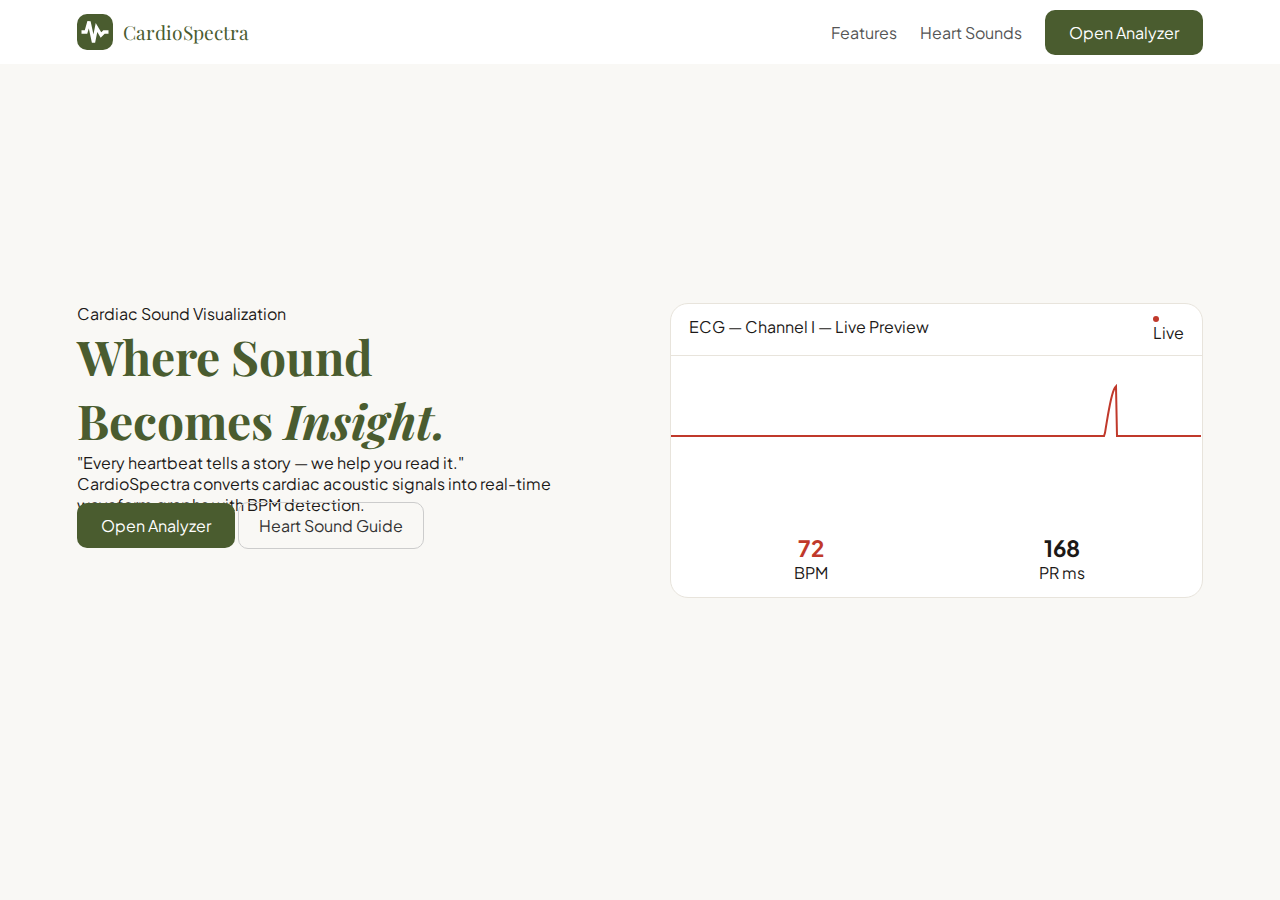
<file: index.html>
<!DOCTYPE html>
<html lang="en">
<head>
<meta charset="UTF-8"/>
<meta name="viewport" content="width=device-width, initial-scale=1.0"/>
<title>CardioSpectra — Where Sound Becomes Insight</title>

<link href="https://fonts.googleapis.com/css2?family=Playfair+Display:ital,wght@0,600;0,700;0,800;1,700&family=Plus+Jakarta+Sans:wght@300;400;500;600;700&display=swap" rel="stylesheet"/>
<link rel="stylesheet" href="style.css">
</head>
<body>

<nav>
  <div class="nav-brand">
    <div class="nav-mark">
      <svg viewBox="0 0 24 24" fill="none" stroke="#fff" stroke-width="2.2">
        <polyline points="3,12 6,12 8,5 11,19 13,9 16,14 18,12 21,12"/>
      </svg>
    </div>
    <span class="nav-name">CardioSpectra</span>
  </div>

  <div class="nav-right">
    <a href="#features" class="nav-link">Features</a>
    <a href="#sounds" class="nav-link">Heart Sounds</a>
    <a href="analyzer.html" class="btn-hero small-btn">Open Analyzer</a>
  </div>
</nav>

<section class="hero">
  <div class="hero-inner">
    <div class="hero-left">
      <div class="eyebrow"><div class="eyebrow-line"></div>Cardiac Sound Visualization</div>
      <h1>Where Sound<br>Becomes <span class="italic">Insight.</span></h1>
      <div class="hero-slogan">"Every heartbeat tells a story — we help you read it."</div>
      <p class="hero-desc">
        CardioSpectra converts cardiac acoustic signals into real-time waveform graphs with BPM detection.
      </p>
      <div class="hero-cta">
        <a href="analyzer.html" class="btn-hero">Open Analyzer</a>
        <a href="#sounds" class="btn-sec">Heart Sound Guide</a>
      </div>
    </div>

    <div class="hero-card">
      <div class="hcard-top">
        <span class="hcard-title">ECG — Channel I — Live Preview</span>
        <div class="live-badge"><div class="live-dot"></div>Live</div>
      </div>

      <canvas id="heroCanvas" height="160"></canvas>

      <div class="hcard-bottom">
        <div class="vital-col">
          <div class="v-num red" id="bpmDisp">72</div>
          <div class="v-key">BPM</div>
        </div>
        <div class="vital-col">
          <div class="v-num" id="prDisp">168</div>
          <div class="v-key">PR ms</div>
        </div>
      </div>
    </div>
  </div>
</section>

<script src="script.js"></script>
</body>
</html>
</file>
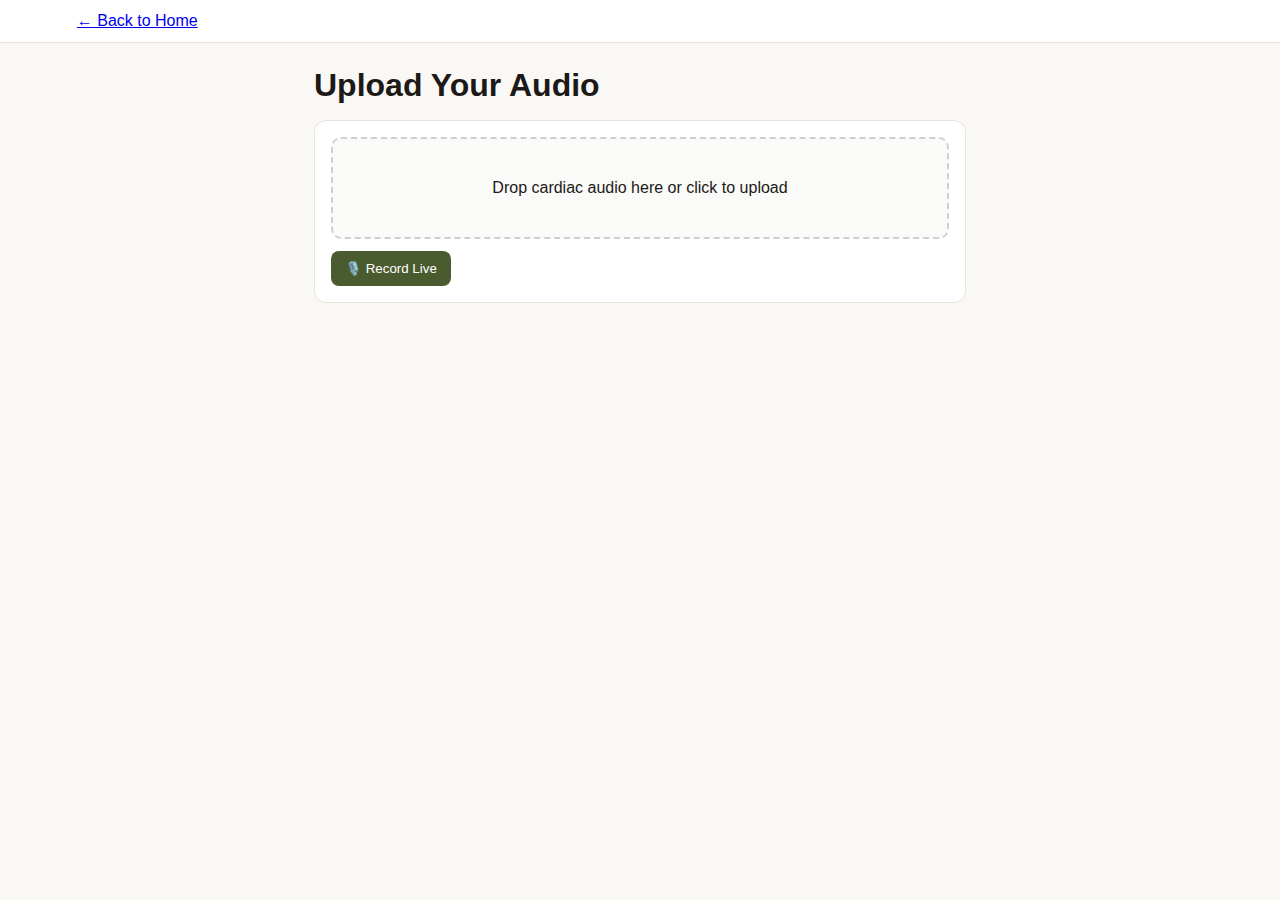
<file: analyzer.html>
<!DOCTYPE html>
<html lang="en">
<head>
<meta charset="UTF-8"/>
<meta name="viewport" content="width=device-width, initial-scale=1.0"/>
<title>CardioSpectra — Upload Audio</title>
<link rel="stylesheet" href="analyzer.css">
</head>
<body>
<nav><a href="index.html">← Back to Home</a></nav>

<div class="page">
  <h1>Upload Your Audio</h1>

  <div class="upload-card">
    <div class="drop-zone">
      <input type="file" id="fileInput" accept=".wav,.mp3,.ogg,audio/*" onchange="handleFile(this.files[0])">
      <p>Drop cardiac audio here or click to upload</p>
    </div>

    <button class="mic-option" onclick="showMic()">🎙️ Record Live</button>
  </div>

  <div class="mic-live-section" id="micSection">
    <button id="micBtn" onclick="toggleMic()">🎙️</button>
    <div id="micStat">Tap to start recording</div>
    <canvas id="micCanvas" height="150"></canvas>
    <div id="liveBpm">BPM: —</div>
  </div>
</div>

<script src="analyzer.js"></script>
</body>
</html>
</file>
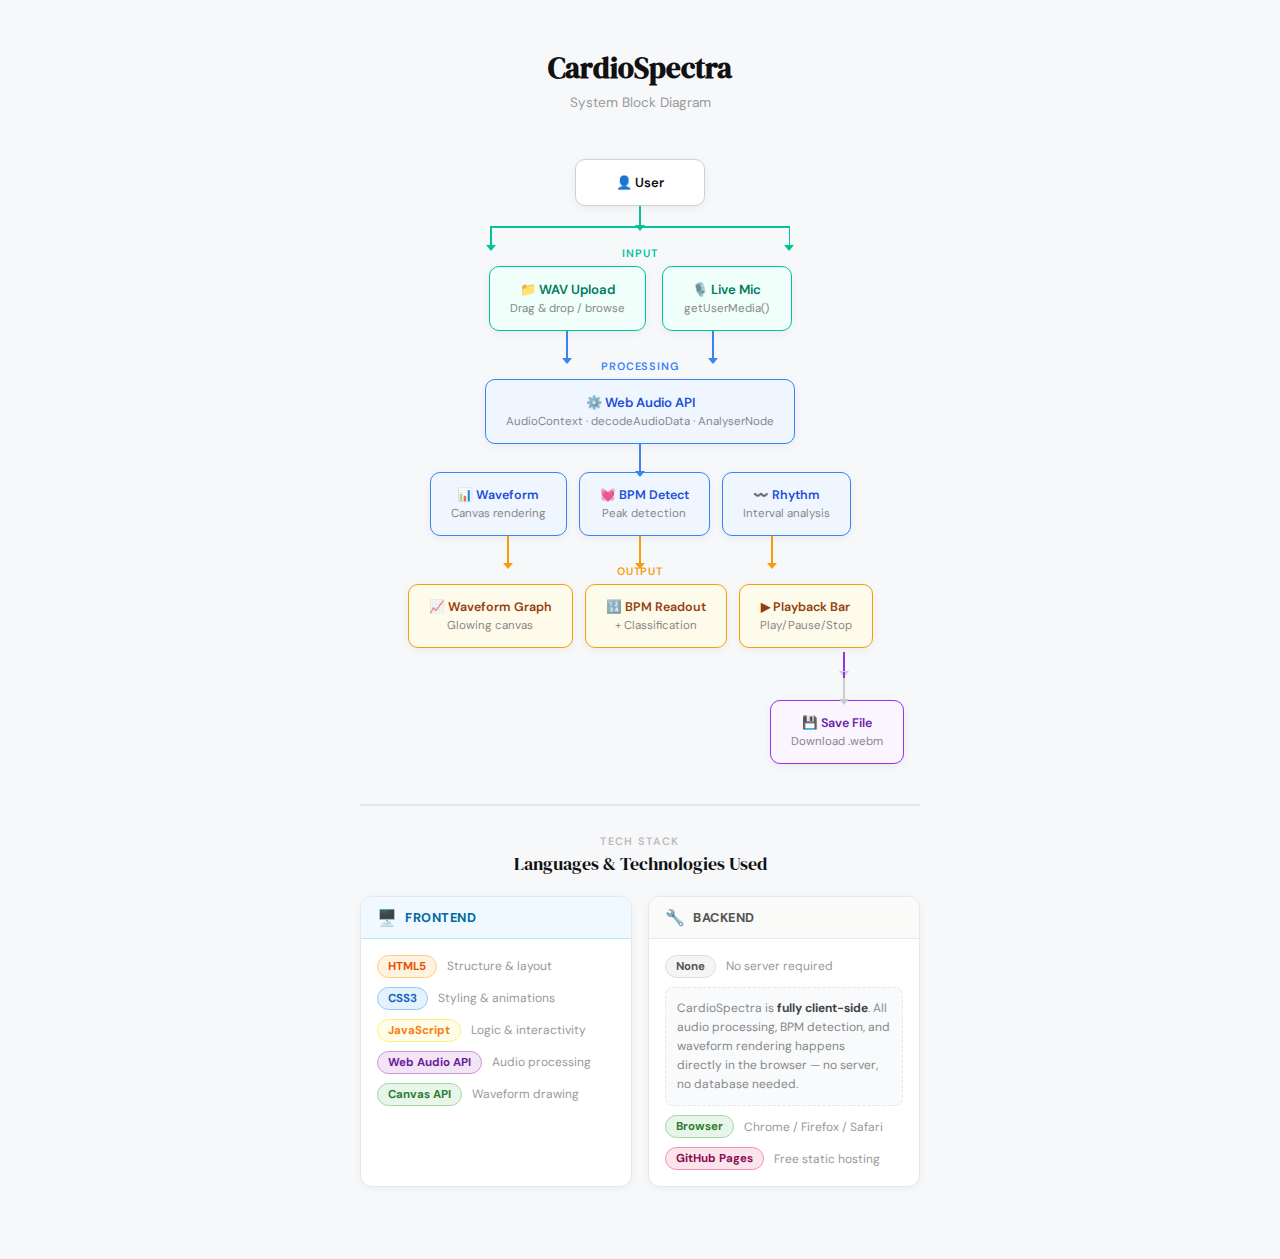
<file: Block Diagram Code.html>
<!DOCTYPE html>
<html lang="en">
<head>
<meta charset="UTF-8"/>
<meta name="viewport" content="width=device-width, initial-scale=1.0"/>
<title>CardioSpectra — Block Diagram</title>
<link href="https://fonts.googleapis.com/css2?family=DM+Sans:wght@400;600&family=DM+Serif+Display&display=swap" rel="stylesheet"/>
<style>
  * { margin:0; padding:0; box-sizing:border-box; }
  body {
    background: #f7f8fa;
    font-family: 'DM Sans', sans-serif;
    display: flex;
    flex-direction: column;
    align-items: center;
    padding: 48px 24px 64px;
    min-height: 100vh;
  }
  h1 {
    font-family: 'DM Serif Display', serif;
    font-size: 1.8rem;
    color: #111;
    margin-bottom: 6px;
  }
  .sub { font-size: .85rem; color: #999; margin-bottom: 48px; }

  .diagram {
    display: flex;
    flex-direction: column;
    align-items: center;
    gap: 0;
    width: 100%;
    max-width: 560px;
  }

  /* ROW */
  .row {
    display: flex;
    gap: 16px;
    justify-content: center;
    width: 100%;
  }

  /* BOX */
  .box {
    border-radius: 10px;
    padding: 14px 20px;
    text-align: center;
    font-size: .82rem;
    font-weight: 600;
    color: #111;
    min-width: 130px;
    border: 1.5px solid;
    background: #fff;
    box-shadow: 0 2px 8px rgba(0,0,0,0.06);
  }
  .box small {
    display: block;
    font-weight: 400;
    font-size: .72rem;
    color: #888;
    margin-top: 3px;
  }

  .box-user    { border-color: #d0d0d0; background: #fff; }
  .box-input   { border-color: #00c49a; background: #f0fff9; color: #007a60; }
  .box-proc    { border-color: #3b82f6; background: #eff6ff; color: #1d4ed8; }
  .box-output  { border-color: #f59e0b; background: #fffbeb; color: #92400e; }

  /* ARROW */
  .arrow-wrap {
    display: flex;
    justify-content: center;
    gap: 16px;
    width: 100%;
  }
  .arrow-col {
    display: flex;
    flex-direction: column;
    align-items: center;
    min-width: 130px;
  }
  .arrow-down {
    width: 1.5px;
    height: 28px;
    background: #ccc;
    position: relative;
  }
  .arrow-down::after {
    content: '';
    position: absolute;
    bottom: -5px; left: 50%;
    transform: translateX(-50%);
    border-left: 5px solid transparent;
    border-right: 5px solid transparent;
    border-top: 6px solid #ccc;
  }
  .arrow-down.green  { background: #00c49a; } .arrow-down.green::after  { border-top-color: #00c49a; }
  .arrow-down.blue   { background: #3b82f6; } .arrow-down.blue::after   { border-top-color: #3b82f6; }
  .arrow-down.amber  { background: #f59e0b; } .arrow-down.amber::after  { border-top-color: #f59e0b; }

  /* HORIZONTAL CONNECTOR */
  .h-connector {
    display: flex;
    align-items: center;
    justify-content: center;
    width: 100%;
    position: relative;
    height: 28px;
    margin: 0;
  }
  .h-line {
    position: absolute;
    top: 50%; left: 50%;
    transform: translate(-50%, -50%);
    height: 1.5px;
    background: #ccc;
  }

  /* SPACER */
  .gap { height: 0; }

  .label-row {
    display: flex;
    gap: 16px;
    justify-content: center;
    width: 100%;
    margin-bottom: 6px;
  }
  .layer-label {
    min-width: 130px;
    text-align: center;
    font-size: .68rem;
    font-weight: 600;
    letter-spacing: .08em;
    text-transform: uppercase;
    color: #bbb;
  }
</style>
</head>
<body>

<h1>CardioSpectra</h1>
<div class="sub">System Block Diagram</div>

<div class="diagram">

  <!-- USER -->
  <div class="row">
    <div class="box box-user">👤 User</div>
  </div>

  <!-- arrow fork -->
  <div style="display:flex;flex-direction:column;align-items:center;width:100%;">
    <!-- single down -->
    <div class="arrow-down green" style="height:20px;"></div>
    <!-- horizontal spread -->
    <div style="display:flex;width:300px;justify-content:space-between;align-items:flex-start;">
      <div style="width:1.5px;height:20px;background:#00c49a;position:relative;">
        <div style="position:absolute;bottom:-5px;left:50%;transform:translateX(-50%);border-left:5px solid transparent;border-right:5px solid transparent;border-top:6px solid #00c49a;"></div>
      </div>
      <div style="height:1.5px;background:#00c49a;flex:1;margin-top:0px;align-self:flex-start;margin-top:0;"></div>
      <div style="width:1.5px;height:20px;background:#00c49a;position:relative;">
        <div style="position:absolute;bottom:-5px;left:50%;transform:translateX(-50%);border-left:5px solid transparent;border-right:5px solid transparent;border-top:6px solid #00c49a;"></div>
      </div>
    </div>
  </div>

  <!-- INPUTS -->
  <div class="label-row">
    <div class="layer-label" style="min-width:130px"></div>
    <div class="layer-label" style="min-width:130px;color:#00c49a;">Input</div>
    <div class="layer-label" style="min-width:130px"></div>
  </div>
  <div class="row">
    <div class="box box-input">📁 WAV Upload<small>Drag & drop / browse</small></div>
    <div class="box box-input">🎙️ Live Mic<small>getUserMedia()</small></div>
  </div>

  <!-- arrows down to processing -->
  <div style="display:flex;gap:16px;justify-content:center;margin-top:0;">
    <div style="min-width:130px;display:flex;justify-content:center;"><div class="arrow-down blue"></div></div>
    <div style="min-width:130px;display:flex;justify-content:center;"><div class="arrow-down blue"></div></div>
  </div>

  <!-- PROCESSING -->
  <div class="label-row"><div class="layer-label" style="color:#3b82f6;min-width:290px;text-align:center;">Processing</div></div>
  <div class="row">
    <div class="box box-proc" style="min-width:290px;">
      ⚙️ Web Audio API
      <small>AudioContext · decodeAudioData · AnalyserNode</small>
    </div>
  </div>

  <div style="display:flex;justify-content:center;"><div class="arrow-down blue"></div></div>

  <div class="row" style="gap:12px;">
    <div class="box box-proc" style="min-width:120px;font-size:.78rem;">📊 Waveform<small>Canvas rendering</small></div>
    <div class="box box-proc" style="min-width:120px;font-size:.78rem;">💓 BPM Detect<small>Peak detection</small></div>
    <div class="box box-proc" style="min-width:120px;font-size:.78rem;">〰️ Rhythm<small>Interval analysis</small></div>
  </div>

  <!-- arrows to output -->
  <div style="display:flex;gap:12px;justify-content:center;">
    <div style="min-width:120px;display:flex;justify-content:center;"><div class="arrow-down amber"></div></div>
    <div style="min-width:120px;display:flex;justify-content:center;"><div class="arrow-down amber"></div></div>
    <div style="min-width:120px;display:flex;justify-content:center;"><div class="arrow-down amber"></div></div>
  </div>

  <!-- OUTPUTS -->
  <div class="label-row"><div class="layer-label" style="color:#f59e0b;min-width:370px;text-align:center;">Output</div></div>
  <div class="row" style="gap:12px;">
    <div class="box box-output" style="min-width:120px;font-size:.78rem;">📈 Waveform Graph<small>Glowing canvas</small></div>
    <div class="box box-output" style="min-width:120px;font-size:.78rem;">🔢 BPM Readout<small>+ Classification</small></div>
    <div class="box box-output" style="min-width:120px;font-size:.78rem;">▶ Playback Bar<small>Play/Pause/Stop</small></div>
  </div>

  <!-- save path -->
  <div style="display:flex;justify-content:flex-end;width:100%;padding-right:16px;margin-top:4px;">
    <div style="display:flex;flex-direction:column;align-items:center;min-width:120px;">
      <div class="arrow-down" style="background:#9333ea;height:20px;"></div>
      <div class="arrow-down" style="border-top:6px solid #9333ea;"></div>
    </div>
  </div>

  <!-- EXPORT -->
  <div class="row" style="justify-content:flex-end;padding-right:16px;">
    <div class="box" style="border-color:#9333ea;background:#faf5ff;color:#6b21a8;min-width:120px;font-size:.78rem;">
      💾 Save File
      <small>Download .webm</small>
    </div>
  </div>

  <!-- DIVIDER -->
  <div style="width:100%;height:1.5px;background:#e5e7eb;margin:40px 0 28px;"></div>

  <!-- TECH STACK HEADING -->
  <div style="width:100%;text-align:center;margin-bottom:20px;">
    <div style="font-size:.68rem;font-weight:600;letter-spacing:.12em;text-transform:uppercase;color:#bbb;margin-bottom:4px;">Tech Stack</div>
    <div style="font-family:'DM Serif Display',serif;font-size:1.1rem;color:#111;">Languages &amp; Technologies Used</div>
  </div>

  <!-- FRONTEND + BACKEND CARDS -->
  <div style="display:flex;gap:16px;width:100%;justify-content:center;flex-wrap:wrap;margin-bottom:8px;">

    <!-- FRONTEND -->
    <div style="flex:1;min-width:220px;background:#fff;border:1.5px solid #e5e7eb;border-radius:12px;overflow:hidden;box-shadow:0 2px 8px rgba(0,0,0,0.05);">
      <div style="background:#f0f9ff;border-bottom:1.5px solid #bae6fd;padding:10px 16px;display:flex;align-items:center;gap:8px;">
        <span>🖥️</span>
        <span style="font-size:.8rem;font-weight:700;color:#0369a1;letter-spacing:.04em;text-transform:uppercase;">Frontend</span>
      </div>
      <div style="padding:16px;display:flex;flex-direction:column;gap:9px;">
        <div style="display:flex;align-items:center;gap:10px;">
          <span style="font-size:.72rem;font-weight:700;padding:3px 10px;border-radius:100px;border:1px solid #ffcc80;background:#fff3e0;color:#e65100;white-space:nowrap;">HTML5</span>
          <span style="font-size:.75rem;color:#999;">Structure &amp; layout</span>
        </div>
        <div style="display:flex;align-items:center;gap:10px;">
          <span style="font-size:.72rem;font-weight:700;padding:3px 10px;border-radius:100px;border:1px solid #90caf9;background:#e3f2fd;color:#1565c0;white-space:nowrap;">CSS3</span>
          <span style="font-size:.75rem;color:#999;">Styling &amp; animations</span>
        </div>
        <div style="display:flex;align-items:center;gap:10px;">
          <span style="font-size:.72rem;font-weight:700;padding:3px 10px;border-radius:100px;border:1px solid #fff176;background:#fffde7;color:#f57f17;white-space:nowrap;">JavaScript</span>
          <span style="font-size:.75rem;color:#999;">Logic &amp; interactivity</span>
        </div>
        <div style="display:flex;align-items:center;gap:10px;">
          <span style="font-size:.72rem;font-weight:700;padding:3px 10px;border-radius:100px;border:1px solid #ce93d8;background:#f3e5f5;color:#6a1b9a;white-space:nowrap;">Web Audio API</span>
          <span style="font-size:.75rem;color:#999;">Audio processing</span>
        </div>
        <div style="display:flex;align-items:center;gap:10px;">
          <span style="font-size:.72rem;font-weight:700;padding:3px 10px;border-radius:100px;border:1px solid #a5d6a7;background:#e8f5e9;color:#2e7d32;white-space:nowrap;">Canvas API</span>
          <span style="font-size:.75rem;color:#999;">Waveform drawing</span>
        </div>
      </div>
    </div>

    <!-- BACKEND -->
    <div style="flex:1;min-width:220px;background:#fff;border:1.5px solid #e5e7eb;border-radius:12px;overflow:hidden;box-shadow:0 2px 8px rgba(0,0,0,0.05);">
      <div style="background:#fafaf8;border-bottom:1.5px solid #e5e7eb;padding:10px 16px;display:flex;align-items:center;gap:8px;">
        <span>🔧</span>
        <span style="font-size:.8rem;font-weight:700;color:#555;letter-spacing:.04em;text-transform:uppercase;">Backend</span>
      </div>
      <div style="padding:16px;display:flex;flex-direction:column;gap:9px;">
        <div style="display:flex;align-items:center;gap:10px;">
          <span style="font-size:.72rem;font-weight:700;padding:3px 10px;border-radius:100px;border:1px solid #ddd;background:#f5f5f5;color:#555;white-space:nowrap;">None</span>
          <span style="font-size:.75rem;color:#999;">No server required</span>
        </div>
        <div style="padding:11px;background:#f9fafb;border-radius:8px;border:1px dashed #e5e7eb;">
          <p style="font-size:.75rem;color:#888;line-height:1.6;">
            CardioSpectra is <strong style="color:#444;">fully client-side</strong>. All audio processing, BPM detection, and waveform rendering happens directly in the browser — no server, no database needed.
          </p>
        </div>
        <div style="display:flex;align-items:center;gap:10px;">
          <span style="font-size:.72rem;font-weight:700;padding:3px 10px;border-radius:100px;border:1px solid #a5d6a7;background:#e8f5e9;color:#2e7d32;white-space:nowrap;">Browser</span>
          <span style="font-size:.75rem;color:#999;">Chrome / Firefox / Safari</span>
        </div>
        <div style="display:flex;align-items:center;gap:10px;">
          <span style="font-size:.72rem;font-weight:700;padding:3px 10px;border-radius:100px;border:1px solid #f48fb1;background:#fce4ec;color:#880e4f;white-space:nowrap;">GitHub Pages</span>
          <span style="font-size:.75rem;color:#999;">Free static hosting</span>
        </div>
      </div>
    </div>

  </div>

</div>

</body>
</html>
</file>
<file: style.css>
*{
  margin:0;
  padding:0;
  box-sizing:border-box;
}

:root{
  --bg:#f9f8f5;
  --olive:#4a5c2f;
  --red:#c0392b;
  --text:#1c1917;
  --border:#e8e4dc;
}

body{
  font-family:'Plus Jakarta Sans',sans-serif;
  background:var(--bg);
  color:var(--text);
}

nav{
  position:fixed;
  top:0;
  width:100%;
  height:64px;
  display:flex;
  justify-content:space-between;
  align-items:center;
  padding:0 6%;
  background:#fff;
}

.nav-brand{
  display:flex;
  align-items:center;
  gap:10px;
}

.nav-mark{
  width:36px;
  height:36px;
  background:var(--olive);
  border-radius:10px;
  display:flex;
  justify-content:center;
  align-items:center;
}

.nav-name{
  font-family:'Playfair Display',serif;
  font-size:1.2rem;
  color:var(--olive);
}

.nav-link{
  text-decoration:none;
  color:#555;
  margin-right:20px;
}

.hero{
  min-height:100vh;
  display:flex;
  align-items:center;
  padding:100px 6%;
}

.hero-inner{
  display:grid;
  grid-template-columns:1fr 1fr;
  gap:60px;
  width:100%;
}

.hero h1{
  font-family:'Playfair Display',serif;
  font-size:3rem;
  color:var(--olive);
}

.italic{ font-style:italic; }

.btn-hero{
  background:var(--olive);
  color:white;
  padding:12px 24px;
  border-radius:10px;
  text-decoration:none;
}

.btn-sec{
  border:1px solid #ccc;
  padding:12px 20px;
  text-decoration:none;
  color:#333;
  border-radius:10px;
}

.hero-card{
  background:white;
  border:1px solid var(--border);
  border-radius:18px;
  overflow:hidden;
}

.hcard-top{
  padding:12px 18px;
  border-bottom:1px solid var(--border);
  display:flex;
  justify-content:space-between;
}

.live-dot{
  width:6px;
  height:6px;
  background:var(--red);
  border-radius:50%;
}

.hcard-bottom{
  display:flex;
  padding:14px;
}

.vital-col{
  flex:1;
  text-align:center;
}

.v-num{
  font-size:1.4rem;
  font-weight:bold;
}

.red{ color:var(--red); }
</file>
<file: analyzer.css>
*{margin:0;padding:0;box-sizing:border-box}
body{font-family:Arial, sans-serif;background:#f9f8f5;color:#1c1917}
nav{padding:12px 6%;border-bottom:1px solid #e8e4dc;background:#fff}
.page{max-width:700px;margin:auto;padding:24px}
h1{margin-bottom:16px}
.upload-card{background:#fff;border:1px solid #e8e4dc;border-radius:12px;padding:16px}
.drop-zone{position:relative;border:2px dashed #cfcfcf;border-radius:10px;padding:40px;text-align:center;background:#fafaf8}
.drop-zone input{position:absolute;inset:0;opacity:0;cursor:pointer}
.mic-option{margin-top:12px;padding:10px 14px;border:none;border-radius:8px;background:#4a5c2f;color:#fff;cursor:pointer}
.mic-live-section{display:none;margin-top:16px;background:#fff;border:1px solid #e8e4dc;border-radius:12px;padding:12px}
.mic-live-section.active{display:block}
#micBtn{width:72px;height:72px;border-radius:50%;border:none;background:#c0392b;color:#fff;font-size:1.8rem;cursor:pointer}
#micStat{margin-top:8px;margin-bottom:8px}
canvas{width:100%;border:1px solid #e8e4dc;background:#fff;margin-top:10px}
</file>
